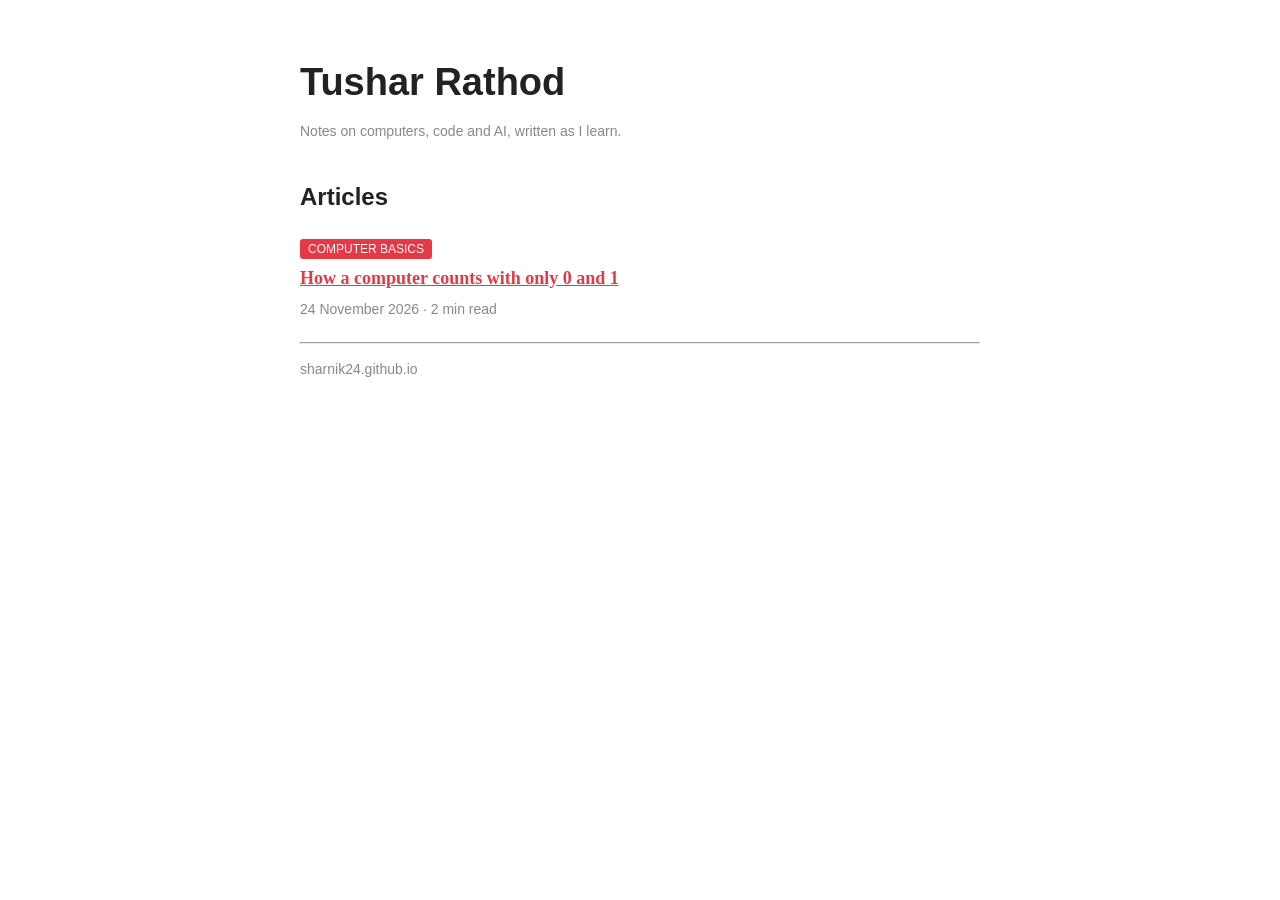
<file: index.html>
<!DOCTYPE html>
<html>
  <head>
    <meta charset="UTF-8">
    <meta name="viewport" content="width=device-width, initial-scale=1">
    <title>Tushar Rathod</title>
    <link rel="stylesheet" href="style.css">
  </head>
  <body>
    <h1>Tushar Rathod</h1>
    <p class="meta">Notes on computers, code and AI, written as I learn.</p>

    <h2>Articles</h2>

    <p>
      <span class="tag">Computer Basics</span><br>
      <a href="binary.html"><strong>How a computer counts with only 0 and 1</strong></a><br>
      <span class="meta">24 November 2026 · 2 min read</span>
    </p>

    <hr>
    <p class="meta">sharnik24.github.io</p>
  </body>
</html>
</file>
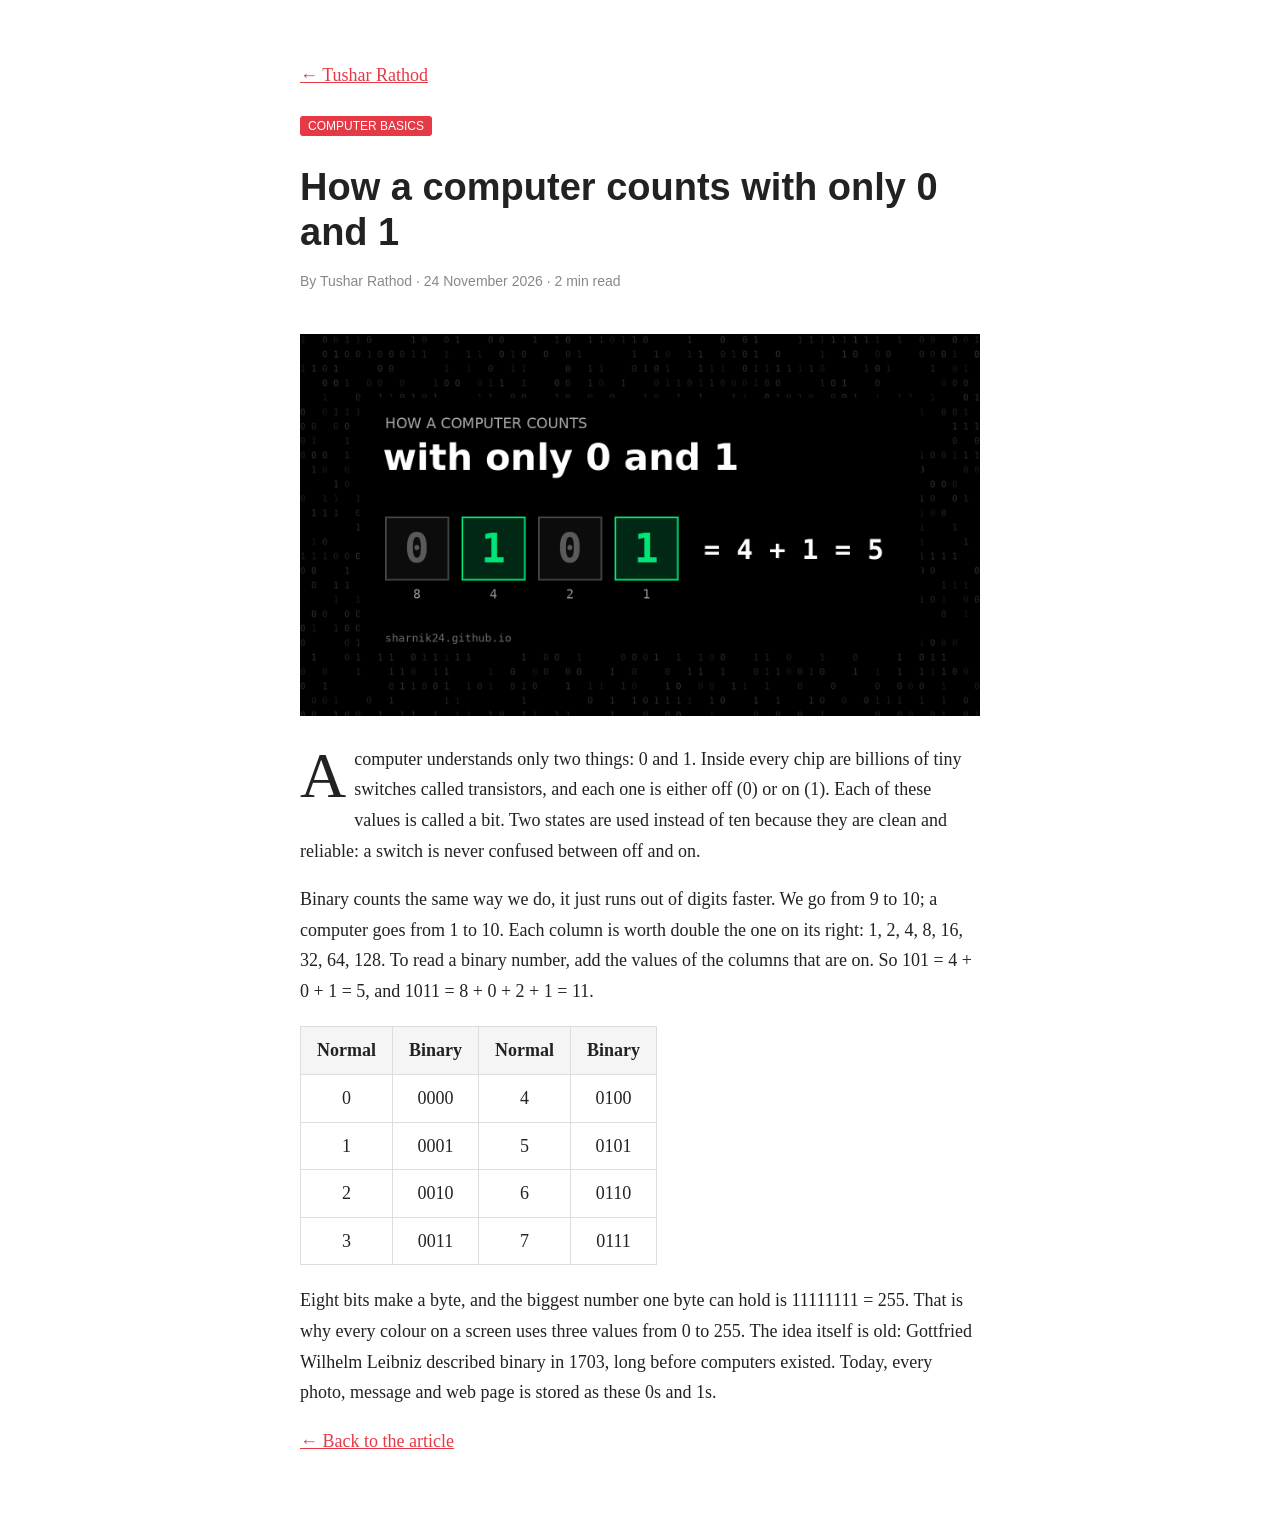
<file: binary.html>
<!DOCTYPE html>
<html>
  <head>
    <meta charset="UTF-8">
    <meta name="viewport" content="width=device-width, initial-scale=1">
    <title>How a computer counts with only 0 and 1</title>
    <link rel="stylesheet" href="style.css">
  </head>
  <body>
    <p><a href="index.html">← Tushar Rathod</a></p>

    <span class="tag">Computer Basics</span>
    <h1>How a computer counts with only 0 and 1</h1>
    <p class="meta">By Tushar Rathod · 24 November 2026 · 2 min read</p>

    <img src="binary-cover.png" alt="Binary 0101 equals 5" width="100%">

    <p class="lead">A computer understands only two things: 0 and 1. Inside every chip are billions of tiny switches called transistors, and each one is either off (0) or on (1). Each of these values is called a bit. Two states are used instead of ten because they are clean and reliable: a switch is never confused between off and on.</p>

    <p>Binary counts the same way we do, it just runs out of digits faster. We go from 9 to 10; a computer goes from 1 to 10. Each column is worth double the one on its right: 1, 2, 4, 8, 16, 32, 64, 128. To read a binary number, add the values of the columns that are on. So 101 = 4 + 0 + 1 = 5, and 1011 = 8 + 0 + 2 + 1 = 11.</p>

    <table>
      <tr><th>Normal</th><th>Binary</th><th>Normal</th><th>Binary</th></tr>
      <tr><td>0</td><td>0000</td><td>4</td><td>0100</td></tr>
      <tr><td>1</td><td>0001</td><td>5</td><td>0101</td></tr>
      <tr><td>2</td><td>0010</td><td>6</td><td>0110</td></tr>
      <tr><td>3</td><td>0011</td><td>7</td><td>0111</td></tr>
    </table>

    <p>Eight bits make a byte, and the biggest number one byte can hold is 11111111 = 255. That is why every colour on a screen uses three values from 0 to 255. The idea itself is old: Gottfried Wilhelm Leibniz described binary in 1703, long before computers existed. Today, every photo, message and web page is stored as these 0s and 1s.</p>


    <p><a href="index.html">← Back to the article</a></p>
  </body>
</html>
</file>
<file: style.css>
body {
  font-family: Georgia, serif;
  max-width: 680px;
  margin: 60px auto;
  padding: 0 20px;
  font-size: 18px;
  line-height: 1.7;
  color: #222;
}

h1, h2 {
  font-family: Arial, sans-serif;
  line-height: 1.2;
}

h1 { font-size: 38px; margin-bottom: 8px; }
h2 { font-size: 24px; margin-top: 40px; }

.tag {
  background: #e63946;
  color: white;
  font-family: Arial, sans-serif;
  font-size: 12px;
  padding: 3px 8px;
  border-radius: 3px;
  text-transform: uppercase;
}

.meta {
  color: #888;
  font-family: Arial, sans-serif;
  font-size: 14px;
  margin-bottom: 40px;
}

.lead::first-letter {
  float: left;
  font-size: 64px;
  line-height: 1;
  padding-right: 8px;
}

table { border-collapse: collapse; margin: 20px 0; }
th, td { border: 1px solid #ddd; padding: 8px 16px; text-align: center; }
th { background: #f5f5f5; }

a { color: #e63946; }
</file>
